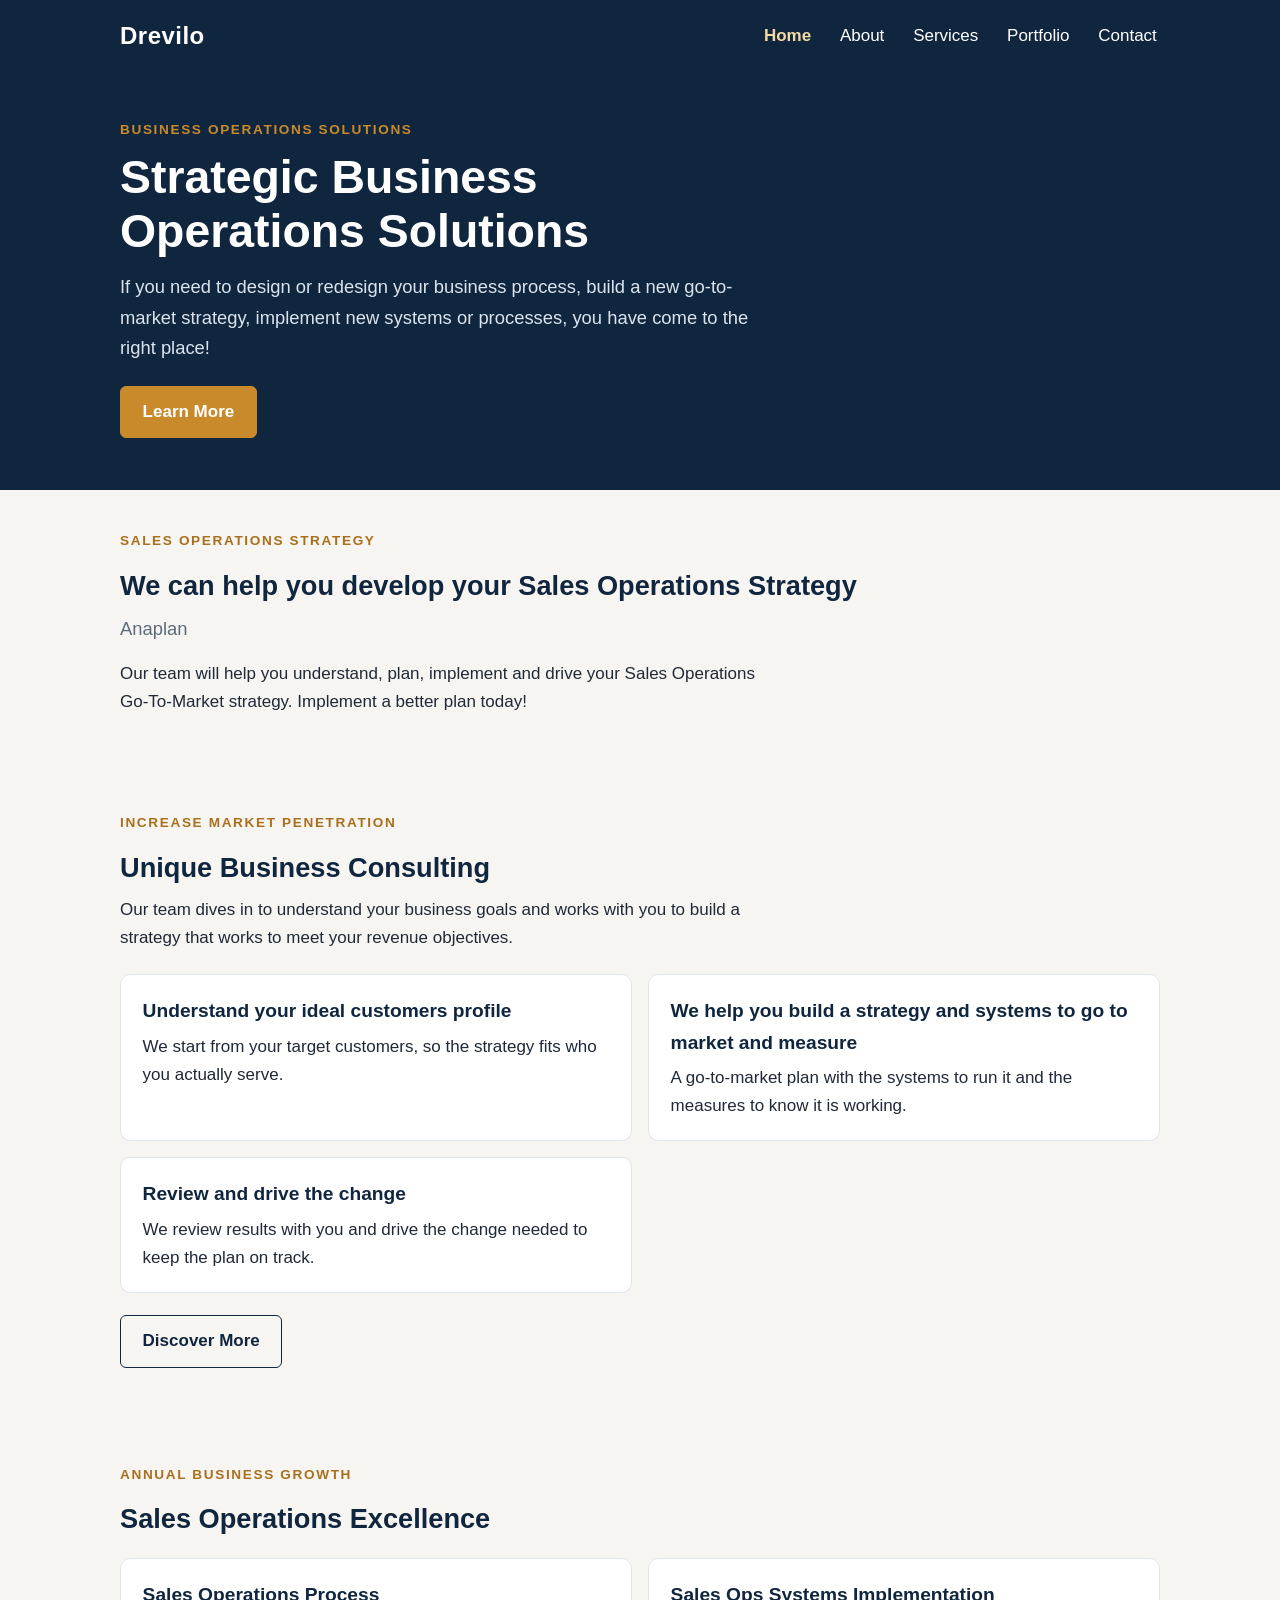
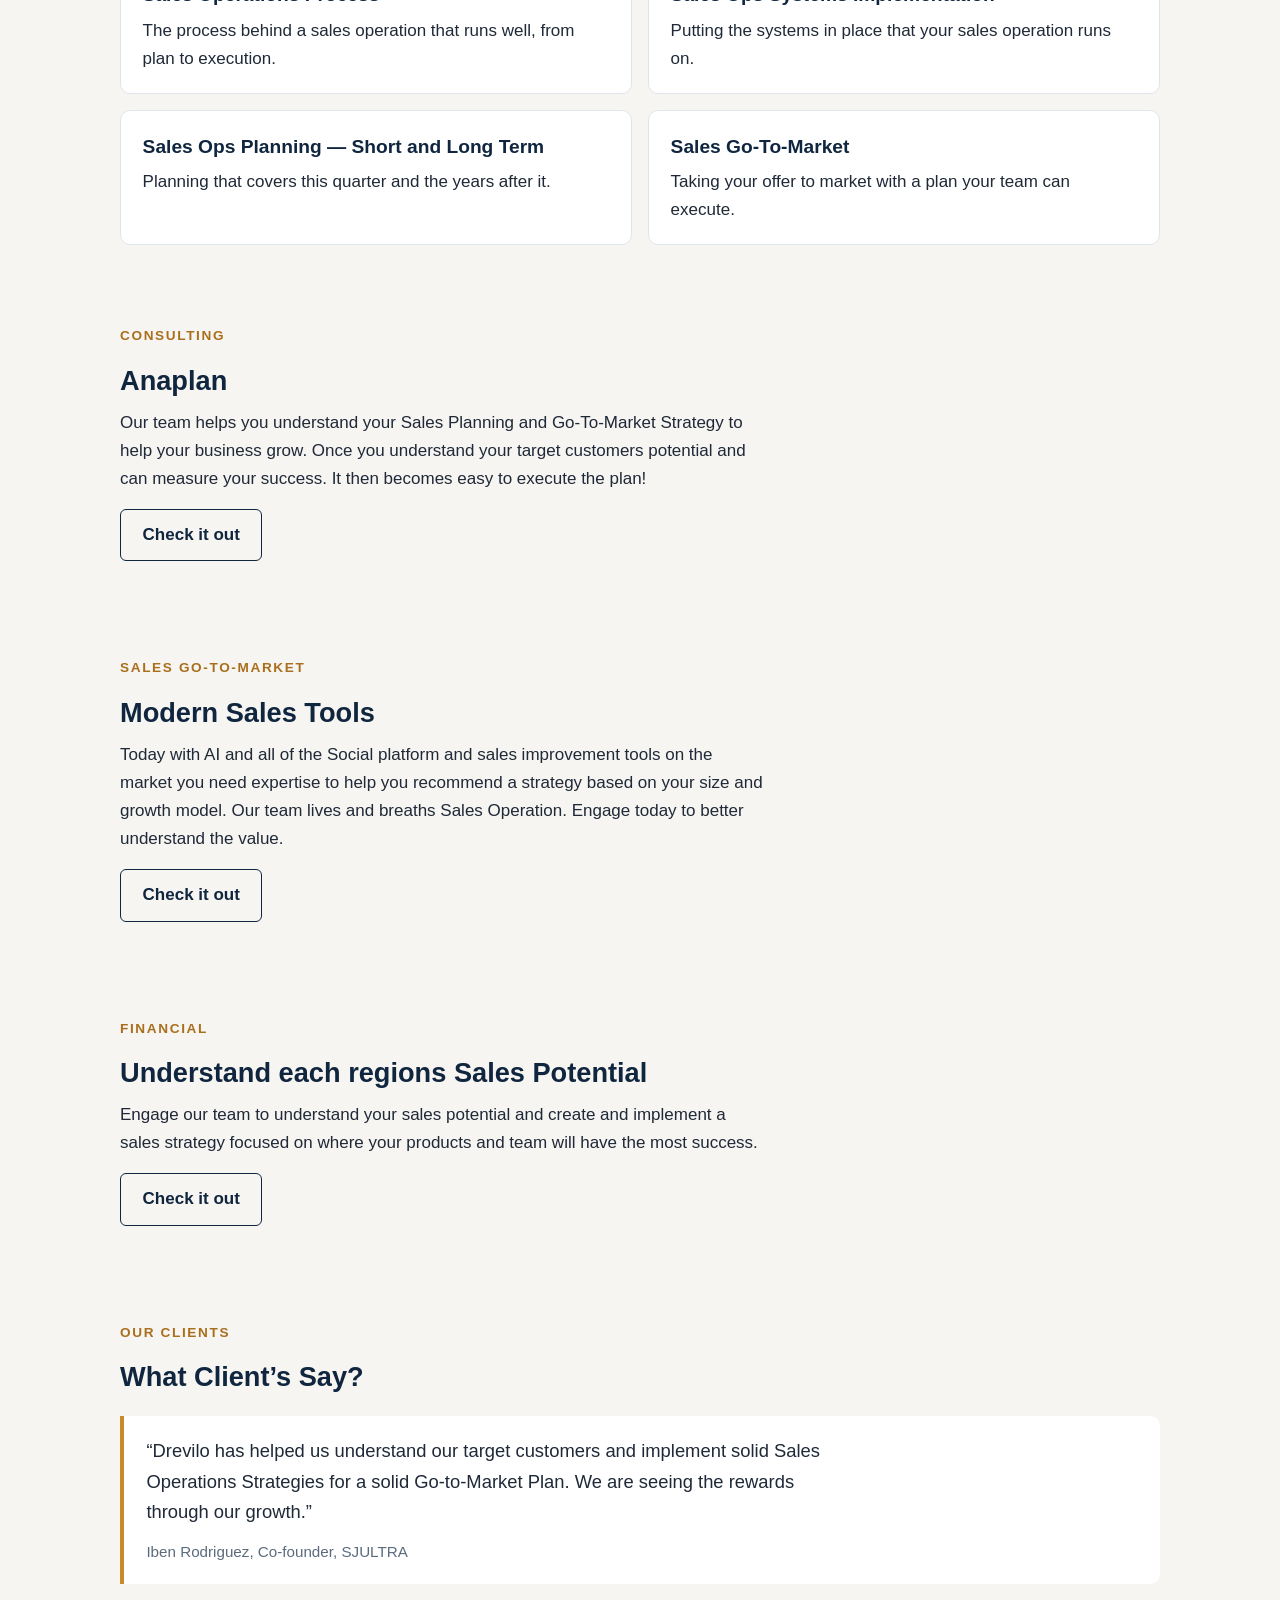
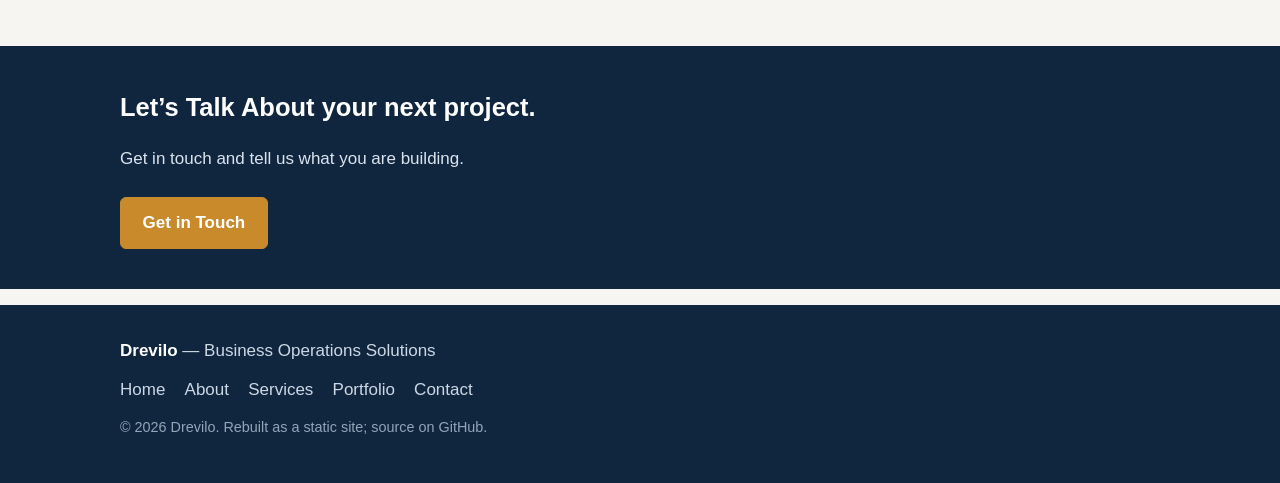
<file: index.html>
<!DOCTYPE html>
<html lang="en">
<head>
<meta charset="utf-8">
<meta name="viewport" content="width=device-width, initial-scale=1">
<title>Drevilo &mdash; Strategic Business Operations Solutions</title>
<meta name="description" content="Drevilo helps you design or redesign your business process, build a new go-to-market strategy, and implement new systems or processes. Sales Operations strategy, Anaplan, and go-to-market execution.">
<link rel="canonical" href="https://sjultra.github.io/wwwdrevilo/">
<meta property="og:type" content="website">
<meta property="og:title" content="Drevilo &mdash; Strategic Business Operations Solutions">
<meta property="og:description" content="Drevilo helps you design or redesign your business process, build a new go-to-market strategy, and implement new systems or processes.">
<meta property="og:url" content="https://sjultra.github.io/wwwdrevilo/">
<meta property="og:site_name" content="Drevilo">
<link rel="stylesheet" href="assets/css/style.css">
<script src="assets/js/main.js" defer></script>
</head>
<body>
<a class="skip-link" href="#main">Skip to main content</a>
<header class="site-header">
  <div class="wrap header-inner">
    <a class="brand" href="index.html">Drevilo</a>
    <button class="nav-toggle" type="button" aria-expanded="false" aria-controls="site-nav" aria-label="Menu">Menu</button>
    <nav id="site-nav" class="site-nav" aria-label="Main">
      <ul>
        <li><a href="index.html" aria-current="page">Home</a></li>
        <li><a href="about.html">About</a></li>
        <li><a href="services.html">Services</a></li>
        <li><a href="portfolio.html">Portfolio</a></li>
        <li><a href="contact.html">Contact</a></li>
      </ul>
    </nav>
  </div>
</header>
<main id="main">
  <section class="hero" aria-labelledby="page-title">
    <div class="wrap">
      <p class="eyebrow">Business Operations Solutions</p>
      <h1 id="page-title">Strategic Business Operations Solutions</h1>
      <p>If you need to design or redesign your business process, build a new go-to-market strategy, implement new systems or processes, you have come to the right place!</p>
      <a class="button" href="services.html">Learn More</a>
    </div>
  </section>
  <section class="section" aria-labelledby="sales-ops">
    <div class="wrap">
      <p class="eyebrow">Sales Operations Strategy</p>
      <h2 id="sales-ops">We can help you develop your Sales Operations Strategy</h2>
      <p class="lead">Anaplan</p>
      <p>Our team will help you understand, plan, implement and drive your Sales Operations Go-To-Market strategy. Implement a better plan today!</p>
    </div>
  </section>
  <section class="section" aria-labelledby="penetration">
    <div class="wrap">
      <p class="eyebrow">Increase Market Penetration</p>
      <h2 id="penetration">Unique Business Consulting</h2>
      <p>Our team dives in to understand your business goals and works with you to build a strategy that works to meet your revenue objectives.</p>
      <div class="cards">
        <div class="card">
          <h3>Understand your ideal customers profile</h3>
          <p>We start from your target customers, so the strategy fits who you actually serve.</p>
        </div>
        <div class="card">
          <h3>We help you build a strategy and systems to go to market and measure</h3>
          <p>A go-to-market plan with the systems to run it and the measures to know it is working.</p>
        </div>
        <div class="card">
          <h3>Review and drive the change</h3>
          <p>We review results with you and drive the change needed to keep the plan on track.</p>
        </div>
      </div>
      <p style="margin-top:1.4rem"><a class="button button-secondary" href="services.html">Discover More</a></p>
    </div>
  </section>
  <section class="section" aria-labelledby="growth">
    <div class="wrap">
      <p class="eyebrow">Annual Business Growth</p>
      <h2 id="growth">Sales Operations Excellence</h2>
      <div class="cards">
        <div class="card">
          <h3>Sales Operations Process</h3>
          <p>The process behind a sales operation that runs well, from plan to execution.</p>
        </div>
        <div class="card">
          <h3>Sales Ops Systems Implementation</h3>
          <p>Putting the systems in place that your sales operation runs on.</p>
        </div>
        <div class="card">
          <h3>Sales Ops Planning &mdash; Short and Long Term</h3>
          <p>Planning that covers this quarter and the years after it.</p>
        </div>
        <div class="card">
          <h3>Sales Go-To-Market</h3>
          <p>Taking your offer to market with a plan your team can execute.</p>
        </div>
      </div>
    </div>
  </section>
  <section class="section" aria-labelledby="anaplan">
    <div class="wrap">
      <p class="eyebrow">Consulting</p>
      <h2 id="anaplan">Anaplan</h2>
      <p>Our team helps you understand your Sales Planning and Go-To-Market Strategy to help your business grow. Once you understand your target customers potential and can measure your success. It then becomes easy to execute the plan!</p>
      <p><a class="button button-secondary" href="services.html">Check it out</a></p>
    </div>
  </section>
  <section class="section" aria-labelledby="tools">
    <div class="wrap">
      <p class="eyebrow">Sales Go-to-Market</p>
      <h2 id="tools">Modern Sales Tools</h2>
      <p>Today with AI and all of the Social platform and sales improvement tools on the market you need expertise to help you recommend a strategy based on your size and growth model. Our team lives and breaths Sales Operation. Engage today to better understand the value.</p>
      <p><a class="button button-secondary" href="services.html">Check it out</a></p>
    </div>
  </section>
  <section class="section" aria-labelledby="financial">
    <div class="wrap">
      <p class="eyebrow">Financial</p>
      <h2 id="financial">Understand each regions Sales Potential</h2>
      <p>Engage our team to understand your sales potential and create and implement a sales strategy focused on where your products and team will have the most success.</p>
      <p><a class="button button-secondary" href="services.html">Check it out</a></p>
    </div>
  </section>
  <section class="section" aria-labelledby="clients">
    <div class="wrap">
      <p class="eyebrow">Our Clients</p>
      <h2 id="clients">What Client&rsquo;s Say?</h2>
      <blockquote class="quote">
        <p>&ldquo;Drevilo has helped us understand our target customers and implement solid Sales Operations Strategies for a solid Go-to-Market Plan. We are seeing the rewards through our growth.&rdquo;</p>
        <footer>Iben Rodriguez, Co-founder, SJULTRA</footer>
      </blockquote>
    </div>
  </section>
  <section class="cta" aria-labelledby="cta-title">
    <div class="wrap">
      <h2 id="cta-title">Let&rsquo;s Talk About your next project.</h2>
      <p>Get in touch and tell us what you are building.</p>
      <a class="button" href="contact.html">Get in Touch</a>
    </div>
  </section>
</main>
<footer class="site-footer">
  <div class="wrap">
    <p><strong>Drevilo</strong> &mdash; Business Operations Solutions</p>
    <nav aria-label="Footer">
      <ul>
        <li><a href="index.html">Home</a></li>
        <li><a href="about.html">About</a></li>
        <li><a href="services.html">Services</a></li>
        <li><a href="portfolio.html">Portfolio</a></li>
        <li><a href="contact.html">Contact</a></li>
      </ul>
    </nav>
    <p class="fine">&copy; 2026 Drevilo. Rebuilt as a static site; source on GitHub.</p>
  </div>
</footer>
</body>
</html>
</file>
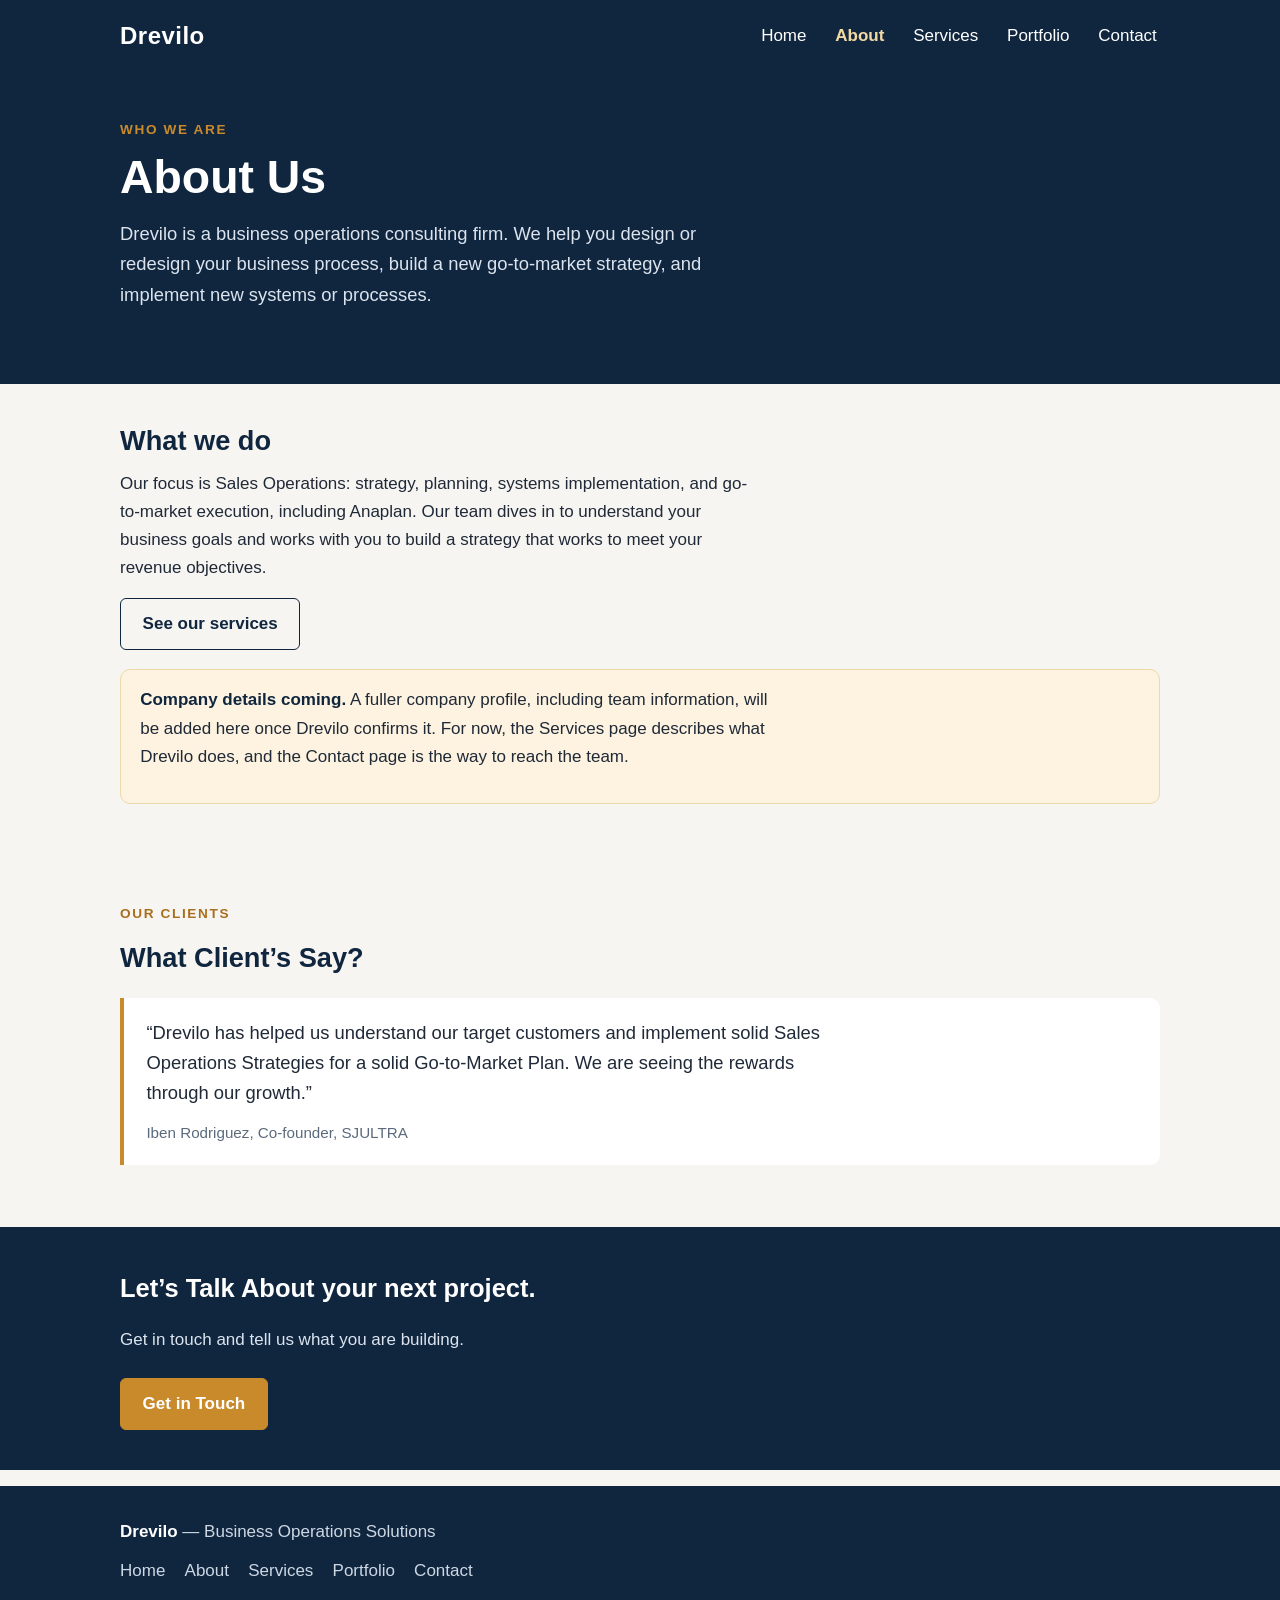
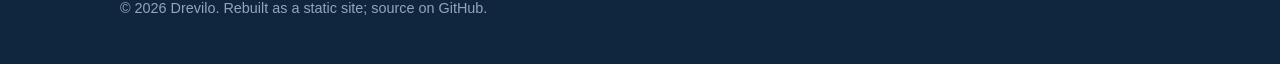
<file: about.html>
<!DOCTYPE html>
<html lang="en">
<head>
<meta charset="utf-8">
<meta name="viewport" content="width=device-width, initial-scale=1">
<title>About &mdash; Drevilo</title>
<meta name="description" content="Drevilo is a business operations consulting firm focused on Sales Operations strategy, Anaplan, and go-to-market execution.">
<link rel="canonical" href="https://sjultra.github.io/wwwdrevilo/about.html">
<meta property="og:type" content="website">
<meta property="og:title" content="About &mdash; Drevilo">
<meta property="og:description" content="Drevilo is a business operations consulting firm focused on Sales Operations strategy, Anaplan, and go-to-market execution.">
<meta property="og:url" content="https://sjultra.github.io/wwwdrevilo/about.html">
<meta property="og:site_name" content="Drevilo">
<link rel="stylesheet" href="assets/css/style.css">
<script src="assets/js/main.js" defer></script>
</head>
<body>
<a class="skip-link" href="#main">Skip to main content</a>
<header class="site-header">
  <div class="wrap header-inner">
    <a class="brand" href="index.html">Drevilo</a>
    <button class="nav-toggle" type="button" aria-expanded="false" aria-controls="site-nav" aria-label="Menu">Menu</button>
    <nav id="site-nav" class="site-nav" aria-label="Main">
      <ul>
        <li><a href="index.html">Home</a></li>
        <li><a href="about.html" aria-current="page">About</a></li>
        <li><a href="services.html">Services</a></li>
        <li><a href="portfolio.html">Portfolio</a></li>
        <li><a href="contact.html">Contact</a></li>
      </ul>
    </nav>
  </div>
</header>
<main id="main">
  <section class="hero" aria-labelledby="page-title">
    <div class="wrap">
      <p class="eyebrow">Who We Are</p>
      <h1 id="page-title">About Us</h1>
      <p>Drevilo is a business operations consulting firm. We help you design or redesign your business process, build a new go-to-market strategy, and implement new systems or processes.</p>
    </div>
  </section>
  <section class="section" aria-labelledby="focus">
    <div class="wrap">
      <h2 id="focus">What we do</h2>
      <p>Our focus is Sales Operations: strategy, planning, systems implementation, and go-to-market execution, including Anaplan. Our team dives in to understand your business goals and works with you to build a strategy that works to meet your revenue objectives.</p>
      <p><a class="button button-secondary" href="services.html">See our services</a></p>
      <div class="notice">
        <p><strong>Company details coming.</strong> A fuller company profile, including team information, will be added here once Drevilo confirms it. For now, the Services page describes what Drevilo does, and the Contact page is the way to reach the team.</p>
      </div>
    </div>
  </section>
  <section class="section" aria-labelledby="clients">
    <div class="wrap">
      <p class="eyebrow">Our Clients</p>
      <h2 id="clients">What Client&rsquo;s Say?</h2>
      <blockquote class="quote">
        <p>&ldquo;Drevilo has helped us understand our target customers and implement solid Sales Operations Strategies for a solid Go-to-Market Plan. We are seeing the rewards through our growth.&rdquo;</p>
        <footer>Iben Rodriguez, Co-founder, SJULTRA</footer>
      </blockquote>
    </div>
  </section>
  <section class="cta" aria-labelledby="cta-title">
    <div class="wrap">
      <h2 id="cta-title">Let&rsquo;s Talk About your next project.</h2>
      <p>Get in touch and tell us what you are building.</p>
      <a class="button" href="contact.html">Get in Touch</a>
    </div>
  </section>
</main>
<footer class="site-footer">
  <div class="wrap">
    <p><strong>Drevilo</strong> &mdash; Business Operations Solutions</p>
    <nav aria-label="Footer">
      <ul>
        <li><a href="index.html">Home</a></li>
        <li><a href="about.html">About</a></li>
        <li><a href="services.html">Services</a></li>
        <li><a href="portfolio.html">Portfolio</a></li>
        <li><a href="contact.html">Contact</a></li>
      </ul>
    </nav>
    <p class="fine">&copy; 2026 Drevilo. Rebuilt as a static site; source on GitHub.</p>
  </div>
</footer>
</body>
</html>
</file>
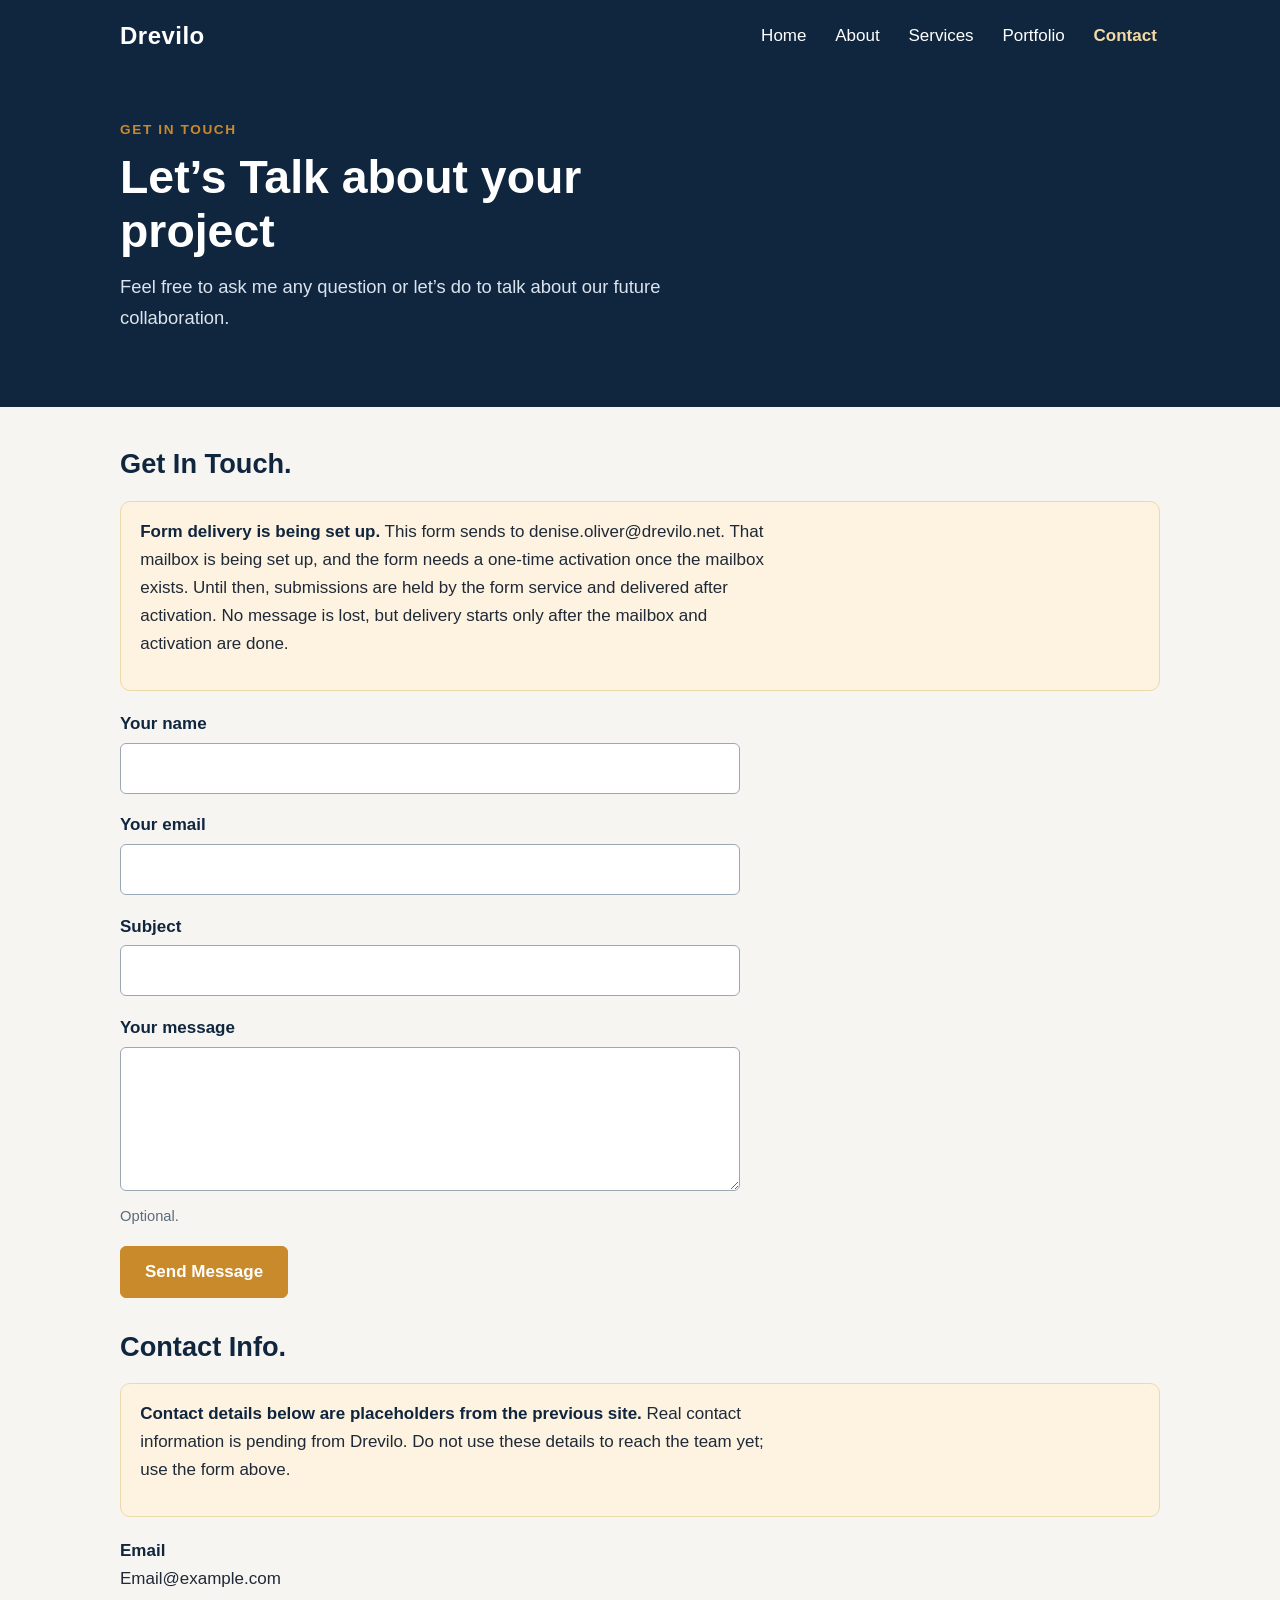
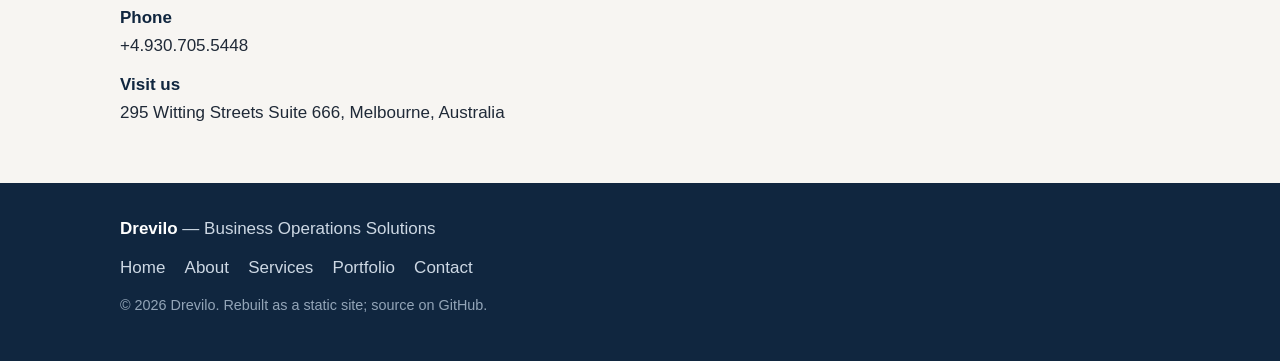
<file: contact.html>
<!DOCTYPE html>
<html lang="en">
<head>
<meta charset="utf-8">
<meta name="viewport" content="width=device-width, initial-scale=1">
<title>Contact &mdash; Drevilo</title>
<meta name="description" content="Contact Drevilo about your next project. Tell us about your business process, go-to-market strategy, or systems implementation.">
<link rel="canonical" href="https://sjultra.github.io/wwwdrevilo/contact.html">
<meta property="og:type" content="website">
<meta property="og:title" content="Contact &mdash; Drevilo">
<meta property="og:description" content="Contact Drevilo about your next project. Tell us about your business process, go-to-market strategy, or systems implementation.">
<meta property="og:url" content="https://sjultra.github.io/wwwdrevilo/contact.html">
<meta property="og:site_name" content="Drevilo">
<link rel="stylesheet" href="assets/css/style.css">
<script src="assets/js/main.js" defer></script>
</head>
<body>
<a class="skip-link" href="#main">Skip to main content</a>
<header class="site-header">
  <div class="wrap header-inner">
    <a class="brand" href="index.html">Drevilo</a>
    <button class="nav-toggle" type="button" aria-expanded="false" aria-controls="site-nav" aria-label="Menu">Menu</button>
    <nav id="site-nav" class="site-nav" aria-label="Main">
      <ul>
        <li><a href="index.html">Home</a></li>
        <li><a href="about.html">About</a></li>
        <li><a href="services.html">Services</a></li>
        <li><a href="portfolio.html">Portfolio</a></li>
        <li><a href="contact.html" aria-current="page">Contact</a></li>
      </ul>
    </nav>
  </div>
</header>
<main id="main">
  <section class="hero" aria-labelledby="page-title">
    <div class="wrap">
      <p class="eyebrow">Get In Touch</p>
      <h1 id="page-title">Let&rsquo;s Talk about your project</h1>
      <p>Feel free to ask me any question or let&rsquo;s do to talk about our future collaboration.</p>
    </div>
  </section>
  <section class="section" aria-labelledby="form-title">
    <div class="wrap">
      <h2 id="form-title">Get In Touch.</h2>
      <div class="notice">
        <p><strong>Form delivery is being set up.</strong> This form sends to denise.oliver@drevilo.net. That mailbox is being set up, and the form needs a one-time activation once the mailbox exists. Until then, submissions are held by the form service and delivered after activation. No message is lost, but delivery starts only after the mailbox and activation are done.</p>
      </div>
      <form id="contact-form" class="form" action="https://formsubmit.co/denise.oliver@drevilo.net" method="POST">
        <input type="hidden" name="_subject" value="New message from drevilo.net">
        <input type="hidden" name="_template" value="table">
        <input type="hidden" name="_next" value="https://sjultra.github.io/wwwdrevilo/thanks.html">
        <div class="field honeypot" aria-hidden="true">
          <label for="website">Leave this field empty</label>
          <input type="text" id="website" name="_honey" tabindex="-1" autocomplete="off">
        </div>
        <div class="field">
          <label for="name">Your name</label>
          <input type="text" id="name" name="name" required autocomplete="name">
        </div>
        <div class="field">
          <label for="email">Your email</label>
          <input type="email" id="email" name="email" required autocomplete="email">
        </div>
        <div class="field">
          <label for="subject">Subject</label>
          <input type="text" id="subject" name="subject" required>
        </div>
        <div class="field">
          <label for="message">Your message</label>
          <textarea id="message" name="message"></textarea>
          <p class="hint">Optional.</p>
        </div>
        <button type="submit">Send Message</button>
        <p id="form-status" class="form-status" role="status" aria-live="polite"></p>
      </form>
      <div class="contact-details" aria-labelledby="details-title">
        <h2 id="details-title">Contact Info.</h2>
        <div class="notice">
          <p><strong>Contact details below are placeholders from the previous site.</strong> Real contact information is pending from Drevilo. Do not use these details to reach the team yet; use the form above.</p>
        </div>
        <dl>
          <dt>Email</dt>
          <dd>Email@example.com</dd>
          <dt>Phone</dt>
          <dd>+4.930.705.5448</dd>
          <dt>Visit us</dt>
          <dd>295 Witting Streets Suite 666, Melbourne, Australia</dd>
        </dl>
      </div>
    </div>
  </section>
</main>
<footer class="site-footer">
  <div class="wrap">
    <p><strong>Drevilo</strong> &mdash; Business Operations Solutions</p>
    <nav aria-label="Footer">
      <ul>
        <li><a href="index.html">Home</a></li>
        <li><a href="about.html">About</a></li>
        <li><a href="services.html">Services</a></li>
        <li><a href="portfolio.html">Portfolio</a></li>
        <li><a href="contact.html">Contact</a></li>
      </ul>
    </nav>
    <p class="fine">&copy; 2026 Drevilo. Rebuilt as a static site; source on GitHub.</p>
  </div>
</footer>
</body>
</html>
</file>
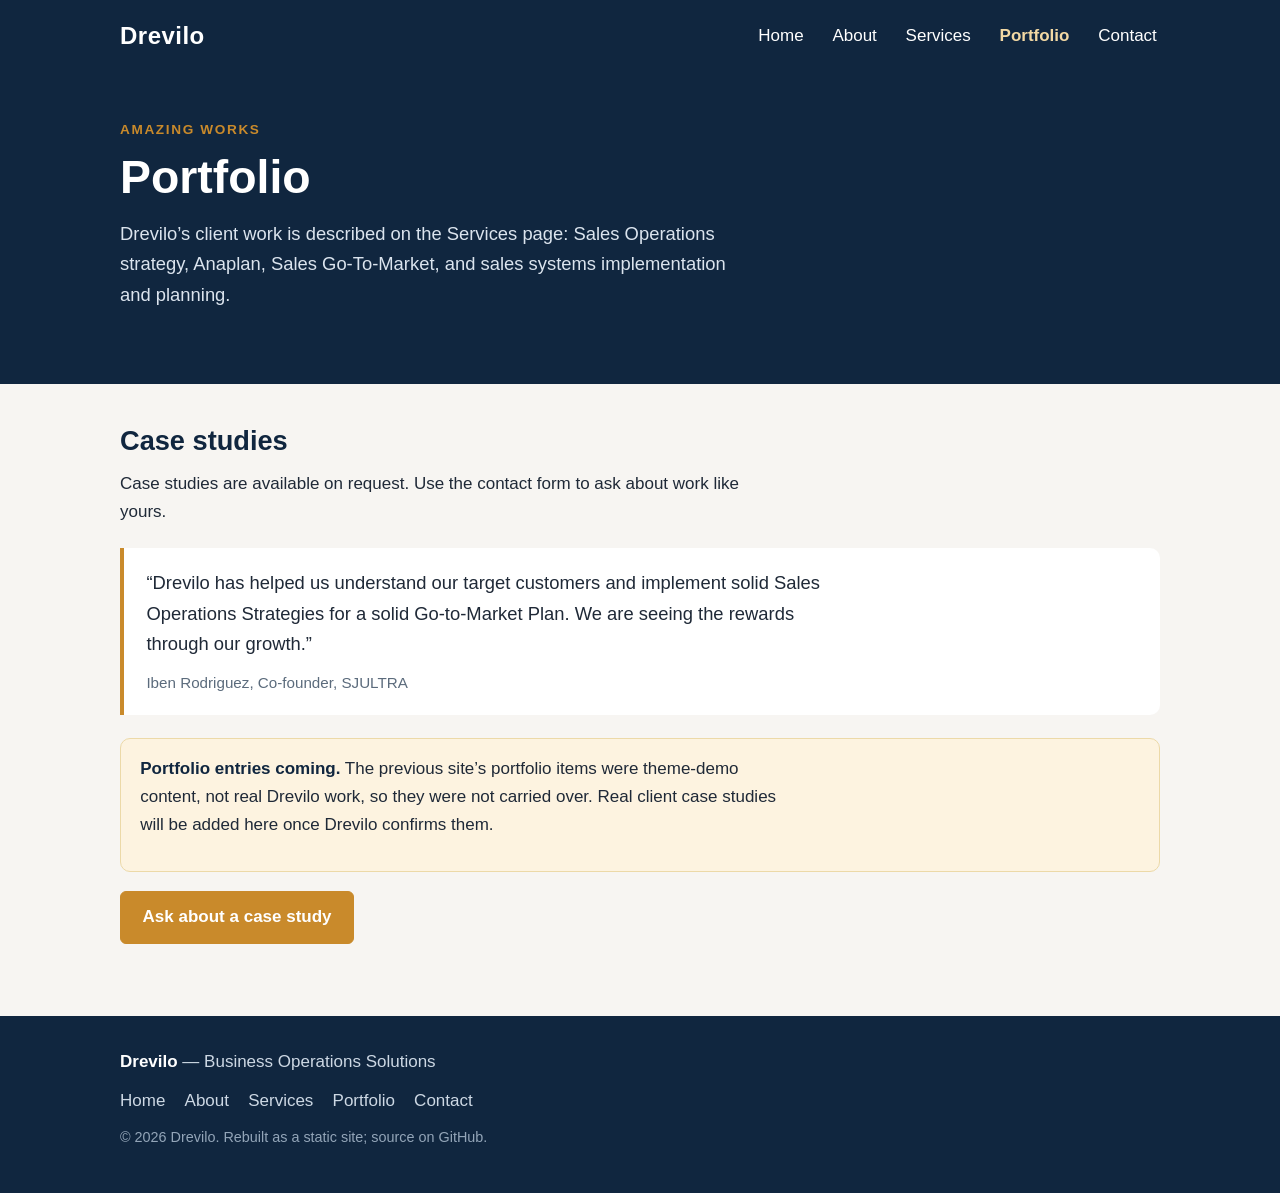
<file: portfolio.html>
<!DOCTYPE html>
<html lang="en">
<head>
<meta charset="utf-8">
<meta name="viewport" content="width=device-width, initial-scale=1">
<title>Portfolio &mdash; Drevilo</title>
<meta name="description" content="Drevilo client work: Sales Operations, Anaplan, and go-to-market engagements. Case studies are available on request.">
<link rel="canonical" href="https://sjultra.github.io/wwwdrevilo/portfolio.html">
<meta property="og:type" content="website">
<meta property="og:title" content="Portfolio &mdash; Drevilo">
<meta property="og:description" content="Drevilo client work: Sales Operations, Anaplan, and go-to-market engagements. Case studies are available on request.">
<meta property="og:url" content="https://sjultra.github.io/wwwdrevilo/portfolio.html">
<meta property="og:site_name" content="Drevilo">
<link rel="stylesheet" href="assets/css/style.css">
<script src="assets/js/main.js" defer></script>
</head>
<body>
<a class="skip-link" href="#main">Skip to main content</a>
<header class="site-header">
  <div class="wrap header-inner">
    <a class="brand" href="index.html">Drevilo</a>
    <button class="nav-toggle" type="button" aria-expanded="false" aria-controls="site-nav" aria-label="Menu">Menu</button>
    <nav id="site-nav" class="site-nav" aria-label="Main">
      <ul>
        <li><a href="index.html">Home</a></li>
        <li><a href="about.html">About</a></li>
        <li><a href="services.html">Services</a></li>
        <li><a href="portfolio.html" aria-current="page">Portfolio</a></li>
        <li><a href="contact.html">Contact</a></li>
      </ul>
    </nav>
  </div>
</header>
<main id="main">
  <section class="hero" aria-labelledby="page-title">
    <div class="wrap">
      <p class="eyebrow">Amazing Works</p>
      <h1 id="page-title">Portfolio</h1>
      <p>Drevilo&rsquo;s client work is described on the Services page: Sales Operations strategy, Anaplan, Sales Go-To-Market, and sales systems implementation and planning.</p>
    </div>
  </section>
  <section class="section" aria-labelledby="cases">
    <div class="wrap">
      <h2 id="cases">Case studies</h2>
      <p>Case studies are available on request. Use the contact form to ask about work like yours.</p>
      <blockquote class="quote">
        <p>&ldquo;Drevilo has helped us understand our target customers and implement solid Sales Operations Strategies for a solid Go-to-Market Plan. We are seeing the rewards through our growth.&rdquo;</p>
        <footer>Iben Rodriguez, Co-founder, SJULTRA</footer>
      </blockquote>
      <div class="notice">
        <p><strong>Portfolio entries coming.</strong> The previous site&rsquo;s portfolio items were theme-demo content, not real Drevilo work, so they were not carried over. Real client case studies will be added here once Drevilo confirms them.</p>
      </div>
      <p><a class="button" href="contact.html">Ask about a case study</a></p>
    </div>
  </section>
</main>
<footer class="site-footer">
  <div class="wrap">
    <p><strong>Drevilo</strong> &mdash; Business Operations Solutions</p>
    <nav aria-label="Footer">
      <ul>
        <li><a href="index.html">Home</a></li>
        <li><a href="about.html">About</a></li>
        <li><a href="services.html">Services</a></li>
        <li><a href="portfolio.html">Portfolio</a></li>
        <li><a href="contact.html">Contact</a></li>
      </ul>
    </nav>
    <p class="fine">&copy; 2026 Drevilo. Rebuilt as a static site; source on GitHub.</p>
  </div>
</footer>
</body>
</html>
</file>
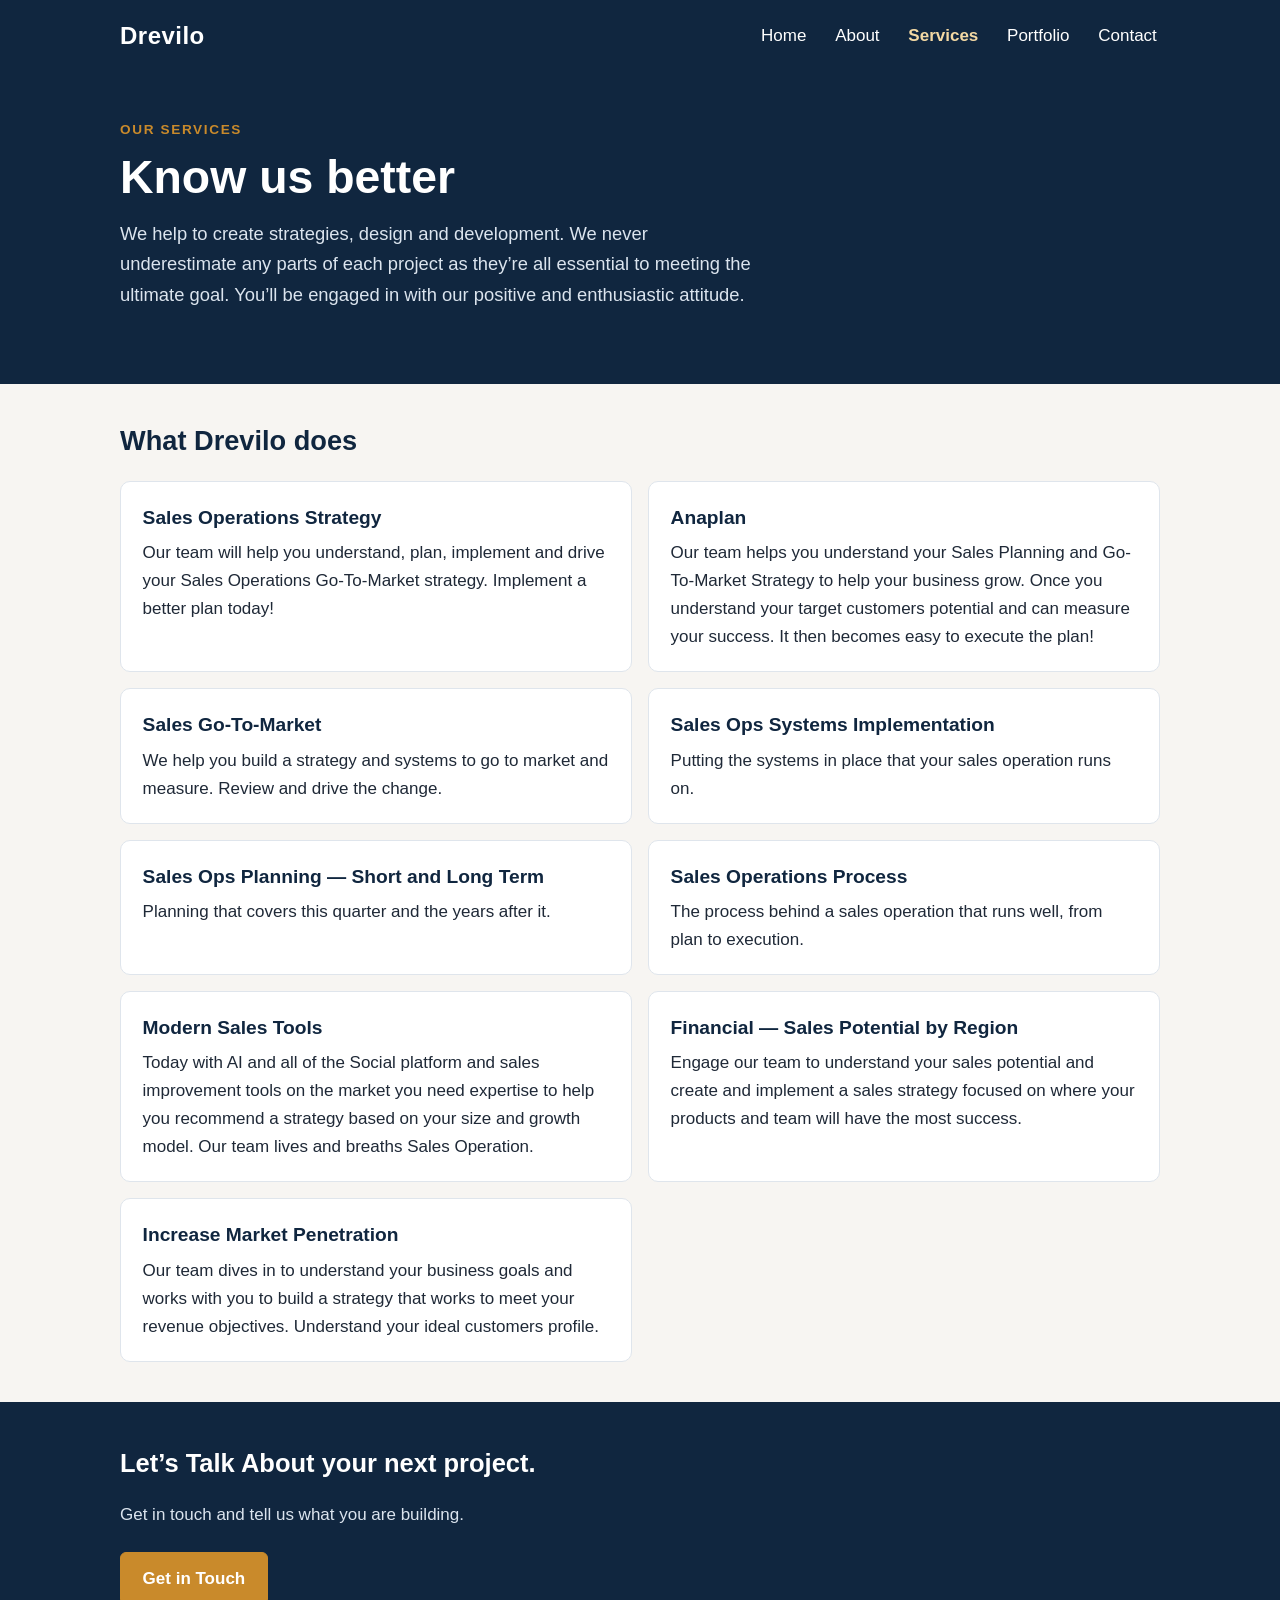
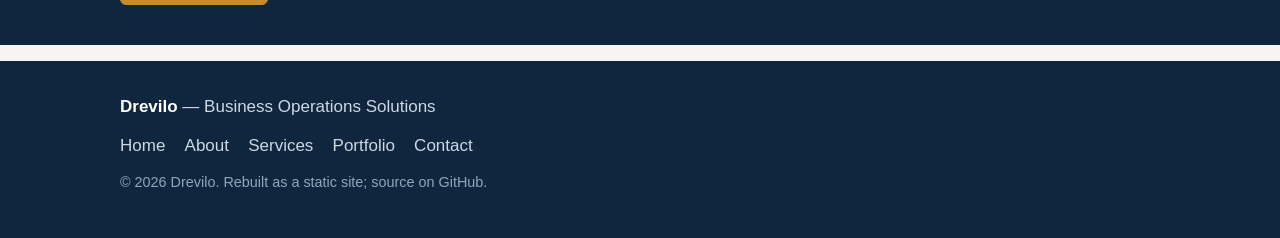
<file: services.html>
<!DOCTYPE html>
<html lang="en">
<head>
<meta charset="utf-8">
<meta name="viewport" content="width=device-width, initial-scale=1">
<title>Services &mdash; Drevilo</title>
<meta name="description" content="Drevilo services: Sales Operations strategy, Anaplan, Sales Go-To-Market, Sales Ops systems implementation and planning, and sales potential analysis by region.">
<link rel="canonical" href="https://sjultra.github.io/wwwdrevilo/services.html">
<meta property="og:type" content="website">
<meta property="og:title" content="Services &mdash; Drevilo">
<meta property="og:description" content="Drevilo services: Sales Operations strategy, Anaplan, Sales Go-To-Market, Sales Ops systems implementation and planning, and sales potential analysis by region.">
<meta property="og:url" content="https://sjultra.github.io/wwwdrevilo/services.html">
<meta property="og:site_name" content="Drevilo">
<link rel="stylesheet" href="assets/css/style.css">
<script src="assets/js/main.js" defer></script>
</head>
<body>
<a class="skip-link" href="#main">Skip to main content</a>
<header class="site-header">
  <div class="wrap header-inner">
    <a class="brand" href="index.html">Drevilo</a>
    <button class="nav-toggle" type="button" aria-expanded="false" aria-controls="site-nav" aria-label="Menu">Menu</button>
    <nav id="site-nav" class="site-nav" aria-label="Main">
      <ul>
        <li><a href="index.html">Home</a></li>
        <li><a href="about.html">About</a></li>
        <li><a href="services.html" aria-current="page">Services</a></li>
        <li><a href="portfolio.html">Portfolio</a></li>
        <li><a href="contact.html">Contact</a></li>
      </ul>
    </nav>
  </div>
</header>
<main id="main">
  <section class="hero" aria-labelledby="page-title">
    <div class="wrap">
      <p class="eyebrow">Our Services</p>
      <h1 id="page-title">Know us better</h1>
      <p>We help to create strategies, design and development. We never underestimate any parts of each project as they&rsquo;re all essential to meeting the ultimate goal. You&rsquo;ll be engaged in with our positive and enthusiastic attitude.</p>
    </div>
  </section>
  <section class="section" aria-labelledby="services-list">
    <div class="wrap">
      <h2 id="services-list">What Drevilo does</h2>
      <div class="cards">
        <div class="card">
          <h3>Sales Operations Strategy</h3>
          <p>Our team will help you understand, plan, implement and drive your Sales Operations Go-To-Market strategy. Implement a better plan today!</p>
        </div>
        <div class="card">
          <h3>Anaplan</h3>
          <p>Our team helps you understand your Sales Planning and Go-To-Market Strategy to help your business grow. Once you understand your target customers potential and can measure your success. It then becomes easy to execute the plan!</p>
        </div>
        <div class="card">
          <h3>Sales Go-To-Market</h3>
          <p>We help you build a strategy and systems to go to market and measure. Review and drive the change.</p>
        </div>
        <div class="card">
          <h3>Sales Ops Systems Implementation</h3>
          <p>Putting the systems in place that your sales operation runs on.</p>
        </div>
        <div class="card">
          <h3>Sales Ops Planning &mdash; Short and Long Term</h3>
          <p>Planning that covers this quarter and the years after it.</p>
        </div>
        <div class="card">
          <h3>Sales Operations Process</h3>
          <p>The process behind a sales operation that runs well, from plan to execution.</p>
        </div>
        <div class="card">
          <h3>Modern Sales Tools</h3>
          <p>Today with AI and all of the Social platform and sales improvement tools on the market you need expertise to help you recommend a strategy based on your size and growth model. Our team lives and breaths Sales Operation.</p>
        </div>
        <div class="card">
          <h3>Financial &mdash; Sales Potential by Region</h3>
          <p>Engage our team to understand your sales potential and create and implement a sales strategy focused on where your products and team will have the most success.</p>
        </div>
        <div class="card">
          <h3>Increase Market Penetration</h3>
          <p>Our team dives in to understand your business goals and works with you to build a strategy that works to meet your revenue objectives. Understand your ideal customers profile.</p>
        </div>
      </div>
    </div>
  </section>
  <section class="cta" aria-labelledby="cta-title">
    <div class="wrap">
      <h2 id="cta-title">Let&rsquo;s Talk About your next project.</h2>
      <p>Get in touch and tell us what you are building.</p>
      <a class="button" href="contact.html">Get in Touch</a>
    </div>
  </section>
</main>
<footer class="site-footer">
  <div class="wrap">
    <p><strong>Drevilo</strong> &mdash; Business Operations Solutions</p>
    <nav aria-label="Footer">
      <ul>
        <li><a href="index.html">Home</a></li>
        <li><a href="about.html">About</a></li>
        <li><a href="services.html">Services</a></li>
        <li><a href="portfolio.html">Portfolio</a></li>
        <li><a href="contact.html">Contact</a></li>
      </ul>
    </nav>
    <p class="fine">&copy; 2026 Drevilo. Rebuilt as a static site; source on GitHub.</p>
  </div>
</footer>
</body>
</html>
</file>
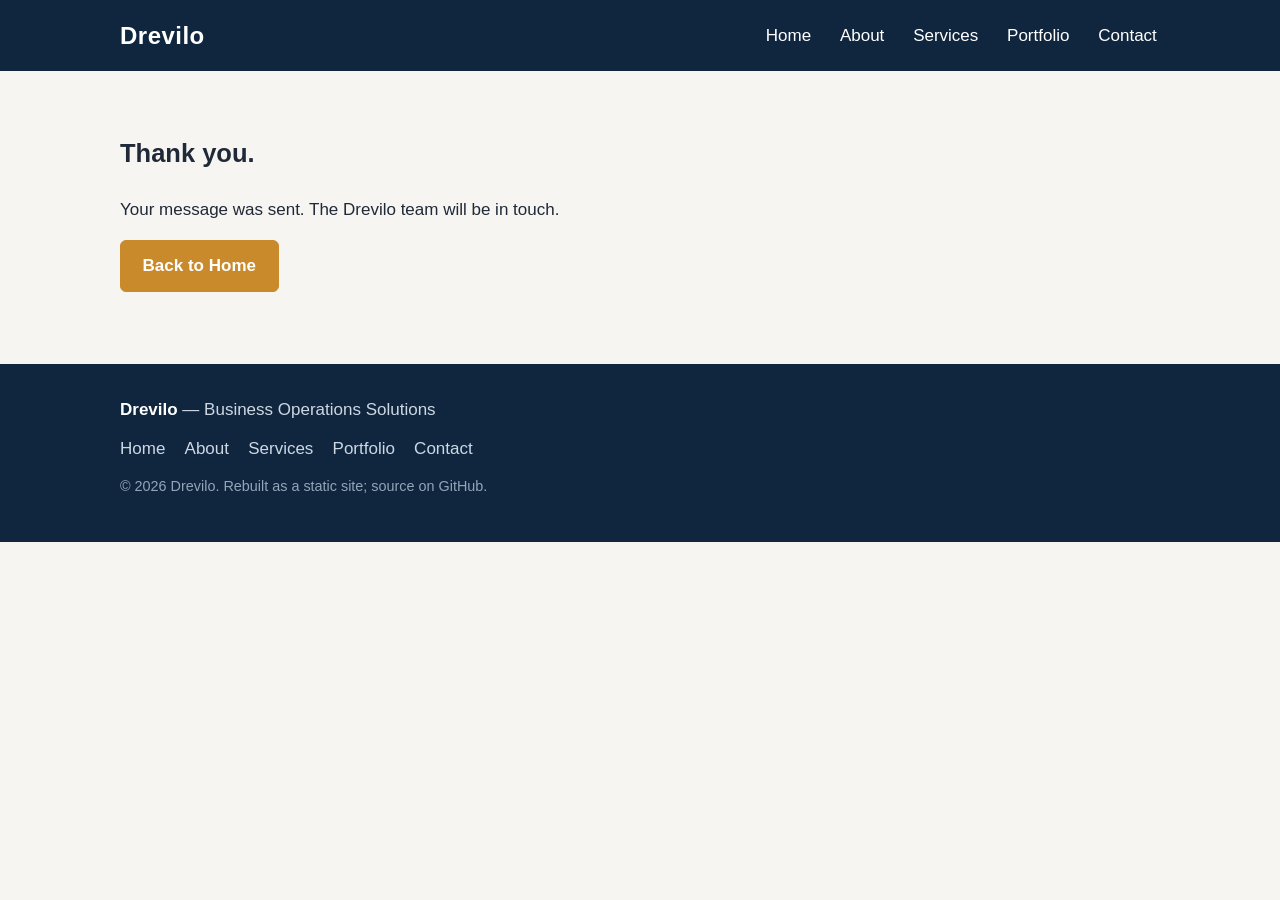
<file: thanks.html>
<!DOCTYPE html>
<html lang="en">
<head>
<meta charset="utf-8">
<meta name="viewport" content="width=device-width, initial-scale=1">
<title>Thank you &mdash; Drevilo</title>
<meta name="description" content="Thank you for contacting Drevilo. Your message was sent.">
<meta name="robots" content="noindex">
<link rel="canonical" href="https://sjultra.github.io/wwwdrevilo/thanks.html">
<link rel="stylesheet" href="assets/css/style.css">
<script src="assets/js/main.js" defer></script>
</head>
<body>
<a class="skip-link" href="#main">Skip to main content</a>
<header class="site-header">
  <div class="wrap header-inner">
    <a class="brand" href="index.html">Drevilo</a>
    <button class="nav-toggle" type="button" aria-expanded="false" aria-controls="site-nav" aria-label="Menu">Menu</button>
    <nav id="site-nav" class="site-nav" aria-label="Main">
      <ul>
        <li><a href="index.html">Home</a></li>
        <li><a href="about.html">About</a></li>
        <li><a href="services.html">Services</a></li>
        <li><a href="portfolio.html">Portfolio</a></li>
        <li><a href="contact.html">Contact</a></li>
      </ul>
    </nav>
  </div>
</header>
<main id="main">
  <section class="section" aria-labelledby="page-title">
    <div class="wrap">
      <h1 id="page-title">Thank you.</h1>
      <p>Your message was sent. The Drevilo team will be in touch.</p>
      <p><a class="button" href="index.html">Back to Home</a></p>
    </div>
  </section>
</main>
<footer class="site-footer">
  <div class="wrap">
    <p><strong>Drevilo</strong> &mdash; Business Operations Solutions</p>
    <nav aria-label="Footer">
      <ul>
        <li><a href="index.html">Home</a></li>
        <li><a href="about.html">About</a></li>
        <li><a href="services.html">Services</a></li>
        <li><a href="portfolio.html">Portfolio</a></li>
        <li><a href="contact.html">Contact</a></li>
      </ul>
    </nav>
    <p class="fine">&copy; 2026 Drevilo. Rebuilt as a static site; source on GitHub.</p>
  </div>
</footer>
</body>
</html>
</file>
<file: assets/css/style.css>
/* Drevilo.net &mdash; static rebuild. Mobile-first, system fonts, no external requests. */
:root {
  --navy: #10263f;
  --navy-2: #1b3a5c;
  --gold: #c98a2b;
  --gold-dark: #a96f1d;
  --ink: #1f2937;
  --muted: #5b6b7c;
  --line: #dfe5ec;
  --bg: #f7f5f2;
  --card: #ffffff;
  --radius: 10px;
}
* { box-sizing: border-box; }
html { -webkit-text-size-adjust: 100%; }
body {
  margin: 0;
  font-family: -apple-system, BlinkMacSystemFont, "Segoe UI", Roboto, "Helvetica Neue", Arial, sans-serif;
  font-size: 1.0625rem;
  line-height: 1.65;
  color: var(--ink);
  background: var(--bg);
}
a { color: var(--navy-2); }
a:hover, a:focus { color: var(--gold-dark); }
:focus-visible { outline: 3px solid var(--gold); outline-offset: 2px; }
.wrap { max-width: 1080px; margin: 0 auto; padding: 0 1.25rem; }
.skip-link {
  position: absolute; left: -9999px; top: 0;
  background: var(--navy); color: #fff; padding: .6rem 1rem; z-index: 10;
}
.skip-link:focus { left: .5rem; top: .5rem; color: #fff; }
/* Header */
.site-header { background: var(--navy); color: #fff; }
.header-inner {
  display: flex; align-items: center; justify-content: space-between;
  gap: 1rem; padding-top: .8rem; padding-bottom: .8rem;
}
.brand {
  color: #fff; text-decoration: none; font-weight: 800;
  font-size: 1.5rem; letter-spacing: .02em;
}
.brand:hover, .brand:focus { color: #fff; }
.nav-toggle {
  background: transparent; color: #fff; border: 1px solid rgba(255,255,255,.55);
  border-radius: 6px; padding: .45rem .8rem; font: inherit; cursor: pointer;
}
.site-nav ul { list-style: none; margin: 0; padding: 0; }
.site-nav a {
  color: #fff; text-decoration: none; display: block; padding: .55rem .2rem;
}
.site-nav a:hover, .site-nav a:focus { color: #f3d9a4; }
.site-nav a[aria-current="page"] { color: #f3d9a4; font-weight: 700; }
.site-nav { display: none; }
.site-nav.open { display: block; }
@media (min-width: 720px) {
  .nav-toggle { display: none; }
  .site-nav { display: block; }
  .site-nav ul { display: flex; gap: 1.4rem; }
}
/* Hero */
.hero { background: var(--navy); color: #fff; padding: 3rem 0 3.25rem; }
.hero h1 { font-size: 2.15rem; line-height: 1.15; margin: 0 0 .9rem; max-width: 22ch; }
.hero p { margin: 0 0 1.4rem; max-width: 62ch; color: #dbe4ee; font-size: 1.15rem; }
.hero .eyebrow {
  color: var(--gold); font-weight: 700; letter-spacing: .12em;
  text-transform: uppercase; font-size: .85rem; margin: 0 0 .6rem;
}
@media (min-width: 720px) { .hero h1 { font-size: 2.9rem; } }
/* Buttons */
.button {
  display: inline-block; background: var(--gold); color: #fff;
  text-decoration: none; font-weight: 700; padding: .7rem 1.35rem;
  border-radius: 6px; border: 1px solid var(--gold);
}
.button:hover, .button:focus { background: var(--gold-dark); border-color: var(--gold-dark); color: #fff; }
.button-secondary {
  background: transparent; color: var(--navy); border: 1px solid var(--navy);
}
.button-secondary:hover, .button-secondary:focus {
  background: var(--navy); color: #fff; border-color: var(--navy);
}
/* Sections */
.section { padding: 2.5rem 0; }
.section h2 { font-size: 1.7rem; line-height: 1.25; margin: 0 0 .7rem; color: var(--navy); }
.section h3 { font-size: 1.2rem; margin: 0 0 .35rem; color: var(--navy); }
.section p { margin: 0 0 1rem; max-width: 68ch; }
.section .lead { font-size: 1.15rem; color: var(--muted); }
.eyebrow {
  color: var(--gold-dark); font-weight: 700; letter-spacing: .12em;
  text-transform: uppercase; font-size: .85rem; margin: 0 0 .5rem;
}
.cards {
  display: grid; grid-template-columns: 1fr; gap: 1rem; margin-top: 1.4rem;
}
@media (min-width: 720px) { .cards { grid-template-columns: 1fr 1fr; } }
.card {
  background: var(--card); border: 1px solid var(--line);
  border-radius: var(--radius); padding: 1.25rem 1.35rem;
}
.card p { margin: 0; }
.card p + p { margin-top: .5rem; }
/* Testimonial */
.quote {
  background: var(--card); border-left: 4px solid var(--gold);
  border-radius: 0 var(--radius) var(--radius) 0;
  padding: 1.25rem 1.4rem; margin: 1.4rem 0;
}
.quote p { margin: 0; font-size: 1.15rem; }
.quote footer { margin-top: .7rem; color: var(--muted); font-size: .95rem; }
/* CTA band */
.cta { background: var(--navy); color: #fff; padding: 2.5rem 0; }
.cta h2 { color: #fff; margin: 0 0 .6rem; }
.cta p { color: #dbe4ee; }
.cta .button { margin-top: .4rem; }
/* Notice (placeholder / pending info) */
.notice {
  background: #fdf3e0; border: 1px solid #ecd9a8; border-radius: var(--radius);
  padding: 1rem 1.2rem; margin: 1.2rem 0;
}
.notice strong { color: var(--navy); }
/* Forms */
.form { max-width: 620px; }
.field { margin-bottom: 1.1rem; }
.field label { display: block; font-weight: 700; margin-bottom: .3rem; color: var(--navy); }
.field input[type="text"],
.field input[type="email"],
.field textarea {
  width: 100%; font: inherit; padding: .65rem .75rem;
  border: 1px solid #9aa7b5; border-radius: 6px; background: #fff; color: var(--ink);
}
.field textarea { min-height: 9rem; resize: vertical; }
.field .hint { font-size: .92rem; color: var(--muted); margin-top: .25rem; }
.honeypot { position: absolute; left: -9999px; top: auto; width: 1px; height: 1px; overflow: hidden; }
.form button[type="submit"] {
  font: inherit; font-weight: 700; background: var(--gold); color: #fff;
  border: 1px solid var(--gold); border-radius: 6px; padding: .7rem 1.5rem; cursor: pointer;
}
.form button[type="submit"]:hover, .form button[type="submit"]:focus {
  background: var(--gold-dark); border-color: var(--gold-dark);
}
.form-status { margin-top: 1rem; }
.contact-details { margin-top: 2rem; }
.contact-details dl { margin: 0; }
.contact-details dt { font-weight: 700; color: var(--navy); margin-top: .7rem; }
.contact-details dd { margin: 0; }
/* Footer */
.site-footer { background: var(--navy); color: #cdd8e4; padding: 2rem 0; margin-top: 1rem; }
.site-footer p { margin: 0 0 .7rem; }
.site-footer strong { color: #fff; }
.site-footer ul { list-style: none; margin: 0 0 .7rem; padding: 0; display: flex; flex-wrap: wrap; gap: .4rem 1.2rem; }
.site-footer a { color: #cdd8e4; text-decoration: none; }
.site-footer a:hover, .site-footer a:focus { color: #fff; }
.site-footer .fine { font-size: .9rem; color: #93a5b8; }
</file>
